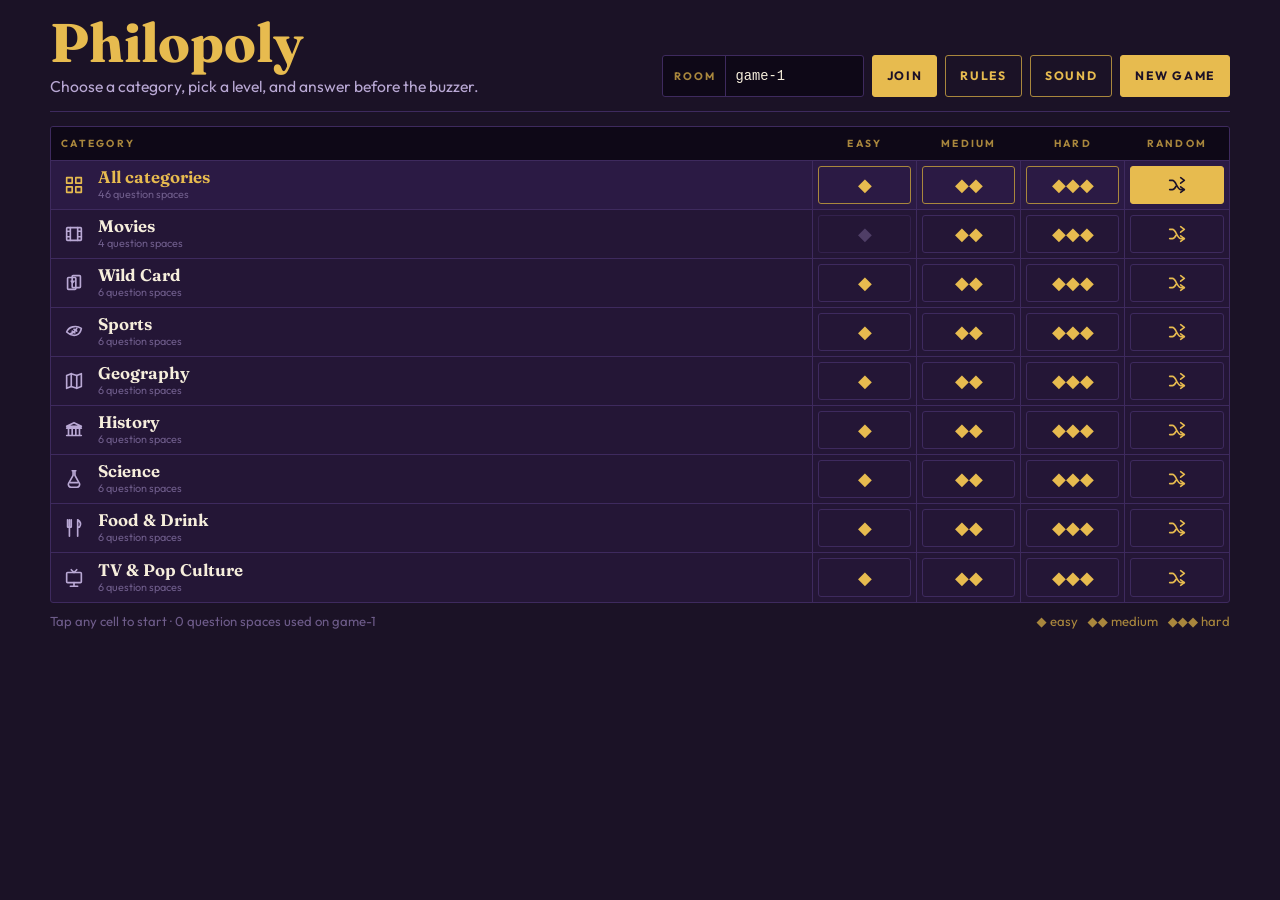
<file: index.html>
<!doctype html>
<html lang="en">
  <head>
    <meta charset="utf-8">
    <meta name="viewport" content="width=device-width, initial-scale=1, viewport-fit=cover">
    <meta name="theme-color" content="#1B1226">
    <title>Philopoly</title>
    <link rel="preconnect" href="https://fonts.googleapis.com">
    <link rel="preconnect" href="https://fonts.gstatic.com" crossorigin>
    <link rel="preconnect" href="https://script.google.com">
    <link rel="preconnect" href="https://script.googleusercontent.com">
    <link href="https://fonts.googleapis.com/css2?family=Fraunces:opsz,wght@9..144,500;9..144,650;9..144,750&family=Outfit:wght@400;500;600;700&display=swap" rel="stylesheet">
    <link rel="stylesheet" href="styles.css?v=20260721-3">
    <script defer src="config.js?v=20260721-2"></script>
    <script defer src="question-cache.js?v=20260721-2"></script>
    <script defer src="rules-cache.js?v=20260721-2"></script>
    <script defer src="app.js?v=20260823-1"></script>
  </head>
  <body>
    <div class="app-shell">
      <section class="board-screen" id="homeView" aria-labelledby="gameTitle">
        <header class="board-header">
          <div class="brand-block">
            <h1 id="gameTitle">Philopoly</h1>
            <p id="subtitle">Choose a category, pick a level, and answer before the buzzer.</p>
          </div>

          <div class="board-actions" aria-label="Game controls">
            <div class="room-chip">
              <label for="gameCodeInput">Room</label>
              <input id="gameCodeInput" autocomplete="off" spellcheck="false" value="game-1">
            </div>
            <button class="button button-join" id="saveGameCodeButton" type="button">Join</button>
            <button class="button button-outline" id="rulesButton" type="button">Rules</button>
            <button class="button button-outline" id="soundButton" type="button">Sound</button>
            <button class="button button-gold" id="resetUsedButton" type="button">New game</button>
          </div>
        </header>

        <main class="board-main">
          <div class="board-table" aria-label="Philopoly question board">
            <div class="board-row board-head" aria-hidden="true">
              <div class="category-heading">Category</div>
              <div>Easy</div>
              <div>Medium</div>
              <div>Hard</div>
              <div>Random</div>
            </div>
            <div class="category-grid" id="categoryGrid"></div>
          </div>

          <footer class="board-footer">
            <p id="gameCodeNote">Tap any cell to start.</p>
            <p class="legend"><span>◆ easy</span><span>◆◆ medium</span><span>◆◆◆ hard</span></p>
          </footer>
        </main>
      </section>

      <section class="question-screen hidden" id="questionView" aria-labelledby="questionHeading">
        <div class="timer-track" aria-hidden="true">
          <div class="timer-fill" id="timerBar"></div>
        </div>

        <header class="question-status">
          <div class="status-left">
            <button class="text-link back-link" id="backButton" type="button">← Board</button>
            <div class="question-tags">
              <span id="activeCategory">Category</span>
              <span id="activeLevel">◆ Level</span>
            </div>
          </div>

          <div class="mode-switch" id="modeSwitch" role="group" aria-label="Answer mode">
            <button class="mode-button active" id="typedModeButton" type="button">Type answer</button>
            <button class="mode-button" id="hostModeButton" type="button">Host mode</button>
          </div>
        </header>

        <main class="question-center">
          <div class="countdown" id="timerDial" role="timer" aria-live="polite">
            <span id="timerValue">30</span>
            <span class="seconds-label" id="secondsLabel">Seconds</span>
          </div>

          <div class="start-gate hidden" id="startGate">
            <p class="section-label">Question ready</p>
            <button class="button button-gold start-question-button" id="startQuestionButton" type="button">Start question</button>
          </div>

          <h2 class="question-text" id="questionHeading">Ready?</h2>
          <p class="pool-count" id="poolCount">Question 0 · 0 left in this set</p>

          <form class="answer-form" id="answerForm">
            <label class="screen-reader" for="answerInput">Your answer</label>
            <input id="answerInput" autocomplete="off" inputmode="text" placeholder="Type your answer">
            <button class="button answer-submit" type="submit">Check</button>
          </form>

          <div class="host-controls hidden" id="hostControls"></div>

          <div class="feedback" id="feedback" aria-live="polite"></div>

          <div class="answer-panel hidden" id="answerPanel">
            <p class="section-label">Answer</p>
            <p id="answerText"></p>
          </div>

          <div class="utility-links" id="utilityLinks">
            <button class="text-link" id="showAnswerButton" type="button">Show answer</button>
            <button class="text-link" id="restartTimerButton" type="button">Restart timer</button>
            <button class="text-link" id="skipButton" type="button">Skip</button>
            <button class="text-link danger-link" id="endGameButton" type="button">End game</button>
          </div>

          <button class="hidden" id="nextButton" type="button" tabindex="-1">Next question</button>
          <button class="hidden" id="selectAgainButton" type="button" tabindex="-1">Select again</button>
        </main>

        <div class="verdict-bar" aria-label="Answer verdict">
          <button class="verdict-button verdict-correct" id="hostCorrectButton" type="button">✓ Correct</button>
          <button class="verdict-button verdict-missed" id="hostMissedButton" type="button">✕ Missed</button>
        </div>
      </section>
    </div>

    <div class="overlay hidden" id="rulesOverlay" role="dialog" aria-modal="true" aria-labelledby="rulesTitle">
      <div class="modal-panel rules-panel">
        <div class="modal-header">
          <div>
            <p class="section-label">Rule book</p>
            <h2 id="rulesTitle">How to play Philopoly</h2>
          </div>
          <div class="modal-header-actions">
            <button class="icon-button" id="refreshRulesButton" type="button" aria-label="Refresh rules from Google Docs" title="Refresh rules from Google Docs"><span aria-hidden="true">&#8635;</span></button>
            <button class="button button-outline" id="closeRulesButton" type="button">Close</button>
          </div>
        </div>
        <div class="rules-tools">
          <label class="screen-reader" for="rulesSearchInput">Search the rule book</label>
          <input id="rulesSearchInput" type="search" autocomplete="off" spellcheck="false" placeholder="Search rules, rent, jail, trivia...">
          <div class="rules-search-status">
            <p id="rulesSearchCount">23 sections</p>
            <div class="rules-match-nav hidden" id="rulesMatchNav" aria-label="Search match navigation">
              <button class="match-button" id="rulesPrevMatchButton" type="button" aria-label="Previous match">↑</button>
              <span id="rulesMatchCount">0 / 0</span>
              <button class="match-button" id="rulesNextMatchButton" type="button" aria-label="Next match">↓</button>
            </div>
          </div>
        </div>
        <div class="rules-book-layout">
          <aside class="rules-toc-box" aria-label="Rule book table of contents">
            <p class="rules-toc-title">Table of contents</p>
            <nav class="rules-toc" id="rulesToc" aria-label="Rule book table of contents"></nav>
          </aside>
          <div class="rules-list" id="rulesList"></div>
        </div>
      </div>
    </div>

    <div class="overlay hidden" id="soundOverlay" role="dialog" aria-modal="true" aria-labelledby="soundTitle">
      <div class="modal-panel sound-panel">
        <div class="modal-header">
          <div>
            <p class="section-label">Sound settings</p>
            <h2 id="soundTitle">Tune the table</h2>
          </div>
          <button class="button button-outline" id="closeSoundButton" type="button">Close</button>
        </div>

        <div class="volume-row">
          <label for="masterVolumeInput">Master volume</label>
          <input id="masterVolumeInput" type="range" min="0" max="100" step="1" value="80">
          <span id="volumeReadout">80%</span>
        </div>

        <div class="sound-channels" id="soundChannels"></div>

        <div class="mute-row">
          <label class="toggle-row" for="muteToggle">
            <input id="muteToggle" type="checkbox">
            <span>Mute everything</span>
          </label>
        </div>
      </div>
    </div>

    <button class="hidden" id="reloadButton" type="button" tabindex="-1">Reload questions</button>
    <span class="screen-reader" id="syncStatus" aria-live="polite">Loading</span>
    <div class="toast hidden" id="toast" role="status" aria-live="polite"></div>
  </body>
</html>
</file>
<file: styles.css>
:root {
  --background: #1B1226;
  --background-deep: #0E0817;
  --surface: #241636;
  --surface-raised: #2B1A44;
  --border: #3E2A5E;
  --gold: #E7BB4F;
  --gold-bright: #F4D27A;
  --gold-dim: #A9873D;
  --cream: #F6EEDC;
  --lavender: #B9A8D4;
  --lavender-dim: #6E5C8A;
  --crimson: #9E1B32;
  --crimson-bright: #C4364E;
  --ink: #1C1128;
  --timer-percent: 100%;
}

* {
  box-sizing: border-box;
}

html {
  min-height: 100%;
  background: var(--background);
}

body {
  min-height: 100vh;
  min-height: 100dvh;
  margin: 0;
  color: var(--cream);
  background: var(--background);
  font-family: "Outfit", Inter, system-ui, sans-serif;
  letter-spacing: 0;
}

button,
input {
  font: inherit;
}

button {
  min-height: 42px;
  border-radius: 3px;
  cursor: pointer;
  touch-action: manipulation;
}

button:focus-visible,
input:focus-visible {
  outline: 2px solid var(--gold);
  outline-offset: 3px;
}

h1,
h2,
p {
  margin-top: 0;
}

.app-shell {
  min-height: 100vh;
  min-height: 100dvh;
}

.board-screen {
  width: min(1180px, calc(100% - 32px));
  min-height: 100vh;
  min-height: 100dvh;
  margin: 0 auto;
  padding: max(14px, env(safe-area-inset-top)) 0 max(16px, env(safe-area-inset-bottom));
}

.board-header {
  display: grid;
  grid-template-columns: minmax(260px, 1fr) auto;
  gap: 18px;
  align-items: end;
  padding: 4px 0 14px;
  border-bottom: 1px solid var(--border);
}

.brand-block h1 {
  margin: 0;
  color: var(--gold);
  font-family: "Fraunces", Cormorant Garamond, Georgia, serif;
  font-size: 3.4rem;
  font-weight: 750;
  line-height: 0.92;
}

.brand-block p {
  max-width: 560px;
  margin: 8px 0 0;
  color: var(--lavender);
  font-size: 0.98rem;
  line-height: 1.35;
}

.board-actions {
  display: flex;
  flex-wrap: wrap;
  justify-content: flex-end;
  gap: 8px;
}

.button {
  display: inline-flex;
  align-items: center;
  justify-content: center;
  min-height: 42px;
  padding: 0 14px;
  border: 1px solid var(--border);
  background: transparent;
  color: var(--cream);
  font-size: 0.76rem;
  font-weight: 700;
  letter-spacing: 0.14em;
  line-height: 1;
  text-transform: uppercase;
  transition: border-color 160ms ease, color 160ms ease, background-color 160ms ease, transform 160ms ease;
}

.button:hover,
.button:focus-visible {
  border-color: var(--gold);
  transform: translateY(-1px);
}

.button-outline {
  color: var(--gold);
  border-color: var(--gold-dim);
}

.button-gold,
.button-join {
  color: var(--ink);
  background: var(--gold);
  border-color: var(--gold);
}

.room-chip {
  display: grid;
  grid-template-columns: auto minmax(96px, 138px);
  align-items: center;
  min-height: 42px;
  border: 1px solid var(--border);
  border-radius: 3px;
  background: var(--background-deep);
}

.room-chip label {
  padding: 0 9px 0 11px;
  color: var(--gold-dim);
  font-size: 0.68rem;
  font-weight: 700;
  letter-spacing: 0.18em;
  text-transform: uppercase;
}

.room-chip input {
  width: 100%;
  min-height: 40px;
  padding: 0 10px;
  color: var(--cream);
  background: transparent;
  border: 0;
  border-left: 1px solid var(--border);
  border-radius: 0;
  font-family: "Courier New", Courier, monospace;
  font-size: 0.86rem;
}

.board-main {
  padding-top: 14px;
}

.board-table {
  overflow: hidden;
  border: 1px solid var(--border);
  border-radius: 3px;
  background: var(--surface);
}

.board-row {
  display: grid;
  grid-template-columns: minmax(220px, 1fr) repeat(4, minmax(84px, 104px));
}

.board-head {
  min-height: 34px;
  background: var(--background-deep);
  border-bottom: 1px solid var(--border);
}

.board-head > div {
  display: flex;
  align-items: center;
  justify-content: center;
  padding: 8px 10px;
  color: var(--gold-dim);
  font-size: 0.64rem;
  font-weight: 700;
  letter-spacing: 0.22em;
  text-transform: uppercase;
}

.board-head .category-heading {
  justify-content: flex-start;
}

.category-row {
  min-height: 49px;
  border-bottom: 1px solid var(--border);
}

.category-row:last-child {
  border-bottom: 0;
}

.category-row.all-row {
  background: var(--surface-raised);
}

.category-cell {
  display: grid;
  grid-template-columns: 28px minmax(0, 1fr);
  gap: 9px;
  align-items: center;
  padding: 6px 10px;
  border-right: 1px solid var(--border);
}

.category-icon {
  display: grid;
  place-items: center;
  width: 26px;
  height: 26px;
  color: var(--lavender);
}

.category-icon svg,
.shuffle-icon {
  display: block;
  width: 22px;
  height: 22px;
  stroke: currentColor;
  stroke-width: 1.8;
  fill: none;
  stroke-linecap: round;
  stroke-linejoin: round;
}

.category-name {
  display: block;
  color: var(--cream);
  font-family: "Fraunces", Cormorant Garamond, Georgia, serif;
  font-size: 1.05rem;
  font-weight: 650;
  line-height: 1.05;
}

.category-count {
  display: block;
  margin-top: 2px;
  color: var(--lavender-dim);
  font-size: 0.68rem;
  line-height: 1.1;
}

.all-row .category-icon,
.all-row .category-name {
  color: var(--gold);
}

.level-cell {
  display: grid;
  padding: 5px;
  border-right: 1px solid var(--border);
}

.level-cell:last-child {
  border-right: 0;
}

.level-button {
  display: grid;
  place-items: center;
  width: 100%;
  min-height: 38px;
  padding: 0 8px;
  color: var(--gold);
  background: var(--surface);
  border: 1px solid var(--border);
  border-radius: 3px;
  font-family: "Fraunces", Cormorant Garamond, Georgia, serif;
  font-size: 1.12rem;
  line-height: 1;
  transition: border-color 160ms ease, color 160ms ease, background-color 160ms ease, transform 160ms ease;
}

.level-button:hover,
.level-button:focus-visible {
  border-color: var(--gold);
  color: var(--gold-bright);
  transform: translateY(-1px);
}

.level-button:disabled {
  cursor: not-allowed;
  color: var(--lavender-dim);
  opacity: 0.58;
  transform: none;
}

.all-row .level-button {
  border-color: var(--gold-dim);
  color: var(--gold);
  background: var(--surface-raised);
}

.all-row .random-button {
  color: var(--ink);
  background: var(--gold);
  border-color: var(--gold);
}

.board-footer {
  display: flex;
  justify-content: space-between;
  gap: 16px;
  padding-top: 10px;
  color: var(--lavender-dim);
  font-size: 0.82rem;
  line-height: 1.35;
}

.board-footer p {
  margin: 0;
}

.legend {
  display: flex;
  flex-wrap: wrap;
  justify-content: flex-end;
  gap: 10px;
  color: var(--gold-dim);
  text-transform: lowercase;
}

.question-screen {
  position: fixed;
  inset: 0;
  min-height: 100vh;
  min-height: 100dvh;
  overflow: auto;
  background: var(--background);
  padding-bottom: calc(76px + env(safe-area-inset-bottom));
  z-index: 10;
}

.timer-track {
  position: sticky;
  top: 0;
  width: 100%;
  height: 7px;
  background: var(--background-deep);
  z-index: 12;
}

.timer-fill {
  width: var(--timer-percent);
  height: 100%;
  background: var(--gold);
  transition: width 900ms linear, background-color 160ms ease;
}

.question-screen.final-five .timer-fill {
  background: var(--crimson);
}

.question-status {
  display: flex;
  justify-content: space-between;
  gap: 14px;
  align-items: center;
  width: min(1120px, calc(100% - 30px));
  margin: 0 auto;
  padding: 16px 0;
}

.status-left {
  display: flex;
  flex-wrap: wrap;
  align-items: center;
  gap: 14px;
}

.question-tags {
  display: flex;
  flex-wrap: wrap;
  gap: 7px;
  color: var(--lavender);
  font-size: 0.68rem;
  font-weight: 700;
  letter-spacing: 0.18em;
  text-transform: uppercase;
}

.mode-switch {
  display: grid;
  grid-template-columns: repeat(2, minmax(104px, 1fr));
  border: 1px solid var(--border);
  border-radius: 3px;
  background: var(--background-deep);
}

.mode-button {
  min-height: 38px;
  padding: 0 12px;
  color: var(--lavender);
  background: transparent;
  border: 0;
  border-radius: 0;
  font-size: 0.7rem;
  font-weight: 700;
  letter-spacing: 0.15em;
  text-transform: uppercase;
}

.mode-button + .mode-button {
  border-left: 1px solid var(--border);
}

.mode-button.active {
  color: var(--ink);
  background: var(--gold);
}

.question-center {
  display: flex;
  flex-direction: column;
  align-items: center;
  justify-content: center;
  width: min(760px, calc(100% - 30px));
  min-height: calc(100dvh - 186px);
  margin: 0 auto;
  padding: 18px 0 28px;
  text-align: center;
}

.countdown {
  display: grid;
  justify-items: center;
  gap: 2px;
  margin-bottom: 22px;
}

#timerValue {
  color: var(--gold);
  font-family: "Fraunces", Cormorant Garamond, Georgia, serif;
  font-size: 3.6rem;
  font-weight: 750;
  line-height: 0.9;
}

.seconds-label {
  color: var(--gold-dim);
  font-size: 0.62rem;
  font-weight: 700;
  letter-spacing: 0.26em;
  text-transform: uppercase;
}

.question-screen.final-five #timerValue {
  color: var(--crimson-bright);
}

.question-screen.final-five .seconds-label {
  color: var(--crimson);
}

.start-gate {
  display: grid;
  justify-items: center;
  gap: 10px;
  margin-bottom: 16px;
}

.start-question-button {
  min-height: 54px;
  padding: 0 22px;
  font-size: 0.88rem;
}

.question-screen.awaiting-start .question-text {
  color: var(--gold);
}

.question-screen.awaiting-start .verdict-bar {
  pointer-events: none;
  opacity: 0.38;
}

.question-text {
  max-width: 560px;
  min-height: 2.6em;
  margin: 0;
  color: var(--cream);
  font-family: "Fraunces", Cormorant Garamond, Georgia, serif;
  font-size: 2.15rem;
  font-weight: 650;
  line-height: 1.12;
}

.question-text em {
  color: var(--gold-bright);
  font-style: italic;
}

.pool-count {
  margin: 14px 0 0;
  color: var(--lavender-dim);
  font-size: 0.8rem;
  line-height: 1.35;
}

.answer-form {
  display: grid;
  grid-template-columns: minmax(0, 1fr) auto;
  gap: 8px;
  width: min(520px, 100%);
  margin-top: 18px;
}

.answer-form input {
  min-height: 46px;
  padding: 0 13px;
  color: var(--cream);
  background: var(--background-deep);
  border: 1px solid var(--border);
  border-radius: 3px;
}

.answer-form input::placeholder {
  color: var(--lavender-dim);
}

.answer-submit {
  color: var(--gold);
  background: transparent;
  border-color: var(--gold-dim);
}

.feedback {
  min-height: 24px;
  margin-top: 13px;
  color: var(--lavender);
  font-size: 0.92rem;
  font-weight: 600;
}

.feedback.correct {
  color: var(--gold-bright);
}

.feedback.incorrect,
.feedback.timeout {
  color: var(--crimson-bright);
}

.answer-panel {
  width: min(520px, 100%);
  margin-top: 12px;
  padding: 12px 14px;
  border: 1px solid var(--gold-dim);
  border-radius: 3px;
  background: transparent;
}

.section-label {
  margin: 0 0 7px;
  color: var(--gold-dim);
  font-size: 0.64rem;
  font-weight: 700;
  letter-spacing: 0.24em;
  line-height: 1.25;
  text-transform: uppercase;
}

.answer-panel p:last-child {
  margin: 0;
  color: var(--gold);
  font-family: "Fraunces", Cormorant Garamond, Georgia, serif;
  font-size: 1.3rem;
  line-height: 1.2;
}

.utility-links {
  display: flex;
  flex-wrap: wrap;
  justify-content: center;
  gap: 14px;
  margin-top: 16px;
}

.text-link {
  min-height: 28px;
  padding: 0 0 3px;
  color: var(--lavender);
  background: transparent;
  border: 0;
  border-bottom: 1px solid var(--border);
  border-radius: 0;
  font-size: 0.67rem;
  font-weight: 700;
  letter-spacing: 0.18em;
  text-transform: uppercase;
}

.text-link:hover,
.text-link:focus-visible {
  color: var(--gold);
  border-bottom-color: var(--gold);
}

.danger-link {
  color: var(--crimson-bright);
  border-bottom-color: var(--crimson);
}

.verdict-bar {
  position: fixed;
  left: 0;
  right: 0;
  bottom: 0;
  display: grid;
  grid-template-columns: repeat(2, minmax(0, 1fr));
  height: calc(68px + env(safe-area-inset-bottom));
  z-index: 13;
}

.verdict-button {
  min-height: 68px;
  padding-bottom: env(safe-area-inset-bottom);
  border: 0;
  border-top: 1px solid var(--border);
  border-radius: 0;
  font-family: "Fraunces", Cormorant Garamond, Georgia, serif;
  font-size: 1.45rem;
  font-weight: 750;
  transition: background-color 140ms ease, color 140ms ease;
}

.verdict-correct {
  color: var(--ink);
  background: var(--gold);
}

.verdict-missed {
  color: var(--lavender);
  background: var(--surface);
  border-left: 1px solid var(--border);
}

.verdict-correct.flash {
  background: var(--gold-bright);
}

.verdict-missed.flash {
  color: var(--cream);
  background: var(--crimson);
}

.overlay {
  position: fixed;
  inset: 0;
  display: grid;
  place-items: center;
  padding: 18px;
  background: rgba(14, 8, 23, 0.9);
  z-index: 30;
}

.modal-panel {
  width: min(680px, 100%);
  max-height: min(760px, calc(100dvh - 36px));
  overflow: auto;
  padding: 20px;
  color: var(--cream);
  background: var(--surface);
  border: 1px solid var(--border);
  border-radius: 4px;
  box-shadow: 0 18px 50px rgba(0, 0, 0, 0.38);
}

.modal-header {
  display: flex;
  align-items: flex-start;
  justify-content: space-between;
  gap: 16px;
  padding-bottom: 16px;
  border-bottom: 1px solid var(--border);
}

.modal-header h2 {
  margin: 0;
  color: var(--cream);
  font-family: "Fraunces", Cormorant Garamond, Georgia, serif;
  font-size: 2rem;
  font-weight: 650;
  line-height: 1.05;
}

.modal-header-actions {
  display: flex;
  align-items: center;
  gap: 8px;
}

.icon-button {
  width: 38px;
  min-width: 38px;
  min-height: 38px;
  padding: 0;
  color: var(--gold);
  background: transparent;
  border: 1px solid var(--border);
  border-radius: 3px;
  font-size: 1.25rem;
  line-height: 1;
}

.icon-button:hover,
.icon-button:focus-visible {
  color: var(--ink);
  background: var(--gold);
  border-color: var(--gold);
}

.icon-button:disabled {
  cursor: wait;
  opacity: 0.7;
}

.icon-button.is-loading span {
  display: inline-block;
  animation: rules-refresh-spin 0.8s linear infinite;
}

@keyframes rules-refresh-spin {
  to { transform: rotate(360deg); }
}

.rules-panel {
  width: min(1560px, calc(100vw - 18px));
  height: min(940px, calc(100dvh - 18px));
  max-height: calc(100dvh - 18px);
  display: grid;
  grid-template-rows: auto auto minmax(0, 1fr);
  overflow: hidden;
}

.rules-tools {
  display: grid;
  grid-template-columns: minmax(0, 1fr) auto;
  gap: 12px;
  align-items: center;
  padding: 16px 0;
  border-bottom: 1px solid var(--border);
}

.rules-tools input {
  width: 100%;
  min-height: 44px;
  padding: 0 13px;
  color: var(--cream);
  background: var(--background-deep);
  border: 1px solid var(--border);
  border-radius: 3px;
}

.rules-tools input::placeholder {
  color: var(--lavender-dim);
}

.rules-search-status {
  display: grid;
  justify-items: end;
  gap: 7px;
}

.rules-tools p,
#rulesMatchCount {
  margin: 0;
  color: var(--gold-dim);
  font-size: 0.68rem;
  font-weight: 700;
  letter-spacing: 0.16em;
  text-transform: uppercase;
  white-space: nowrap;
}

.rules-match-nav {
  display: grid;
  grid-template-columns: 32px auto 32px;
  gap: 7px;
  align-items: center;
}

.match-button {
  min-height: 32px;
  width: 32px;
  padding: 0;
  color: var(--ink);
  background: var(--gold);
  border: 1px solid var(--gold);
  border-radius: 3px;
  font-weight: 800;
}

.match-button:disabled {
  cursor: not-allowed;
  opacity: 0.45;
}

.rule-match {
  color: var(--ink);
  background: var(--gold-bright);
  border-radius: 2px;
  padding: 0 2px;
}

.rule-match.current {
  background: var(--crimson-bright);
  color: var(--cream);
  box-shadow: 0 0 0 2px var(--gold);
}

.rules-book-layout {
  display: grid;
  grid-template-columns: minmax(520px, 46%) minmax(0, 1fr);
  grid-template-rows: minmax(0, 1fr);
  gap: 16px;
  min-height: 0;
  padding-top: 12px;
}

.rules-toc-box {
  display: grid;
  grid-template-rows: auto auto;
  align-self: start;
  min-height: 0;
  overflow: visible;
  border: 1px solid var(--border);
  border-radius: 3px;
  background: var(--background-deep);
}

.rules-toc-title {
  margin: 0;
  padding: 12px;
  color: var(--gold);
  font-size: 0.68rem;
  font-weight: 700;
  letter-spacing: 0.16em;
  text-transform: uppercase;
  border-bottom: 1px solid var(--border);
}

.rules-toc {
  display: grid;
  grid-template-columns: minmax(0, 1fr);
  gap: 4px;
  min-height: 0;
  overflow: visible;
  padding: 8px;
  align-content: start;
}

.toc-button {
  display: grid;
  grid-template-columns: 22px minmax(0, 1fr) auto;
  gap: 7px;
  align-items: center;
  min-height: 30px;
  padding: 4px 6px;
  color: var(--lavender);
  background: transparent;
  border: 0;
  border-radius: 3px;
  font-size: 0.76rem;
  line-height: 1.12;
  text-align: left;
}

.toc-button:hover,
.toc-button:focus-visible {
  color: var(--cream);
  background: var(--surface-raised);
}

.toc-button.is-match {
  color: var(--cream);
}

.toc-button.is-muted {
  opacity: 0.48;
}

.toc-button.is-muted:hover,
.toc-button.is-muted:focus-visible {
  opacity: 1;
}

.toc-number {
  display: inline-grid;
  place-items: center;
  width: 20px;
  height: 20px;
  color: var(--ink);
  background: var(--gold);
  border-radius: 50%;
  font-size: 0.68rem;
  font-weight: 800;
}

.toc-match-count {
  display: inline-grid;
  place-items: center;
  min-width: 20px;
  height: 20px;
  padding: 0 5px;
  color: var(--ink);
  background: var(--gold-bright);
  border-radius: 999px;
  font-size: 0.64rem;
  font-weight: 800;
  font-variant-numeric: tabular-nums;
}

.rules-list {
  display: grid;
  align-content: start;
  gap: 12px;
  min-height: 0;
  overflow: auto;
  padding-right: 4px;
}

.rule-book-intro,
.rules-empty,
.rule-section {
  border: 1px solid var(--border);
  border-radius: 3px;
  background: var(--surface-raised);
}

.rule-book-intro,
.rules-empty {
  padding: 14px;
}

.rule-book-intro p,
.rules-empty p {
  margin: 0;
  color: var(--lavender);
  line-height: 1.45;
}

.rule-book-intro p + p {
  margin-top: 8px;
}

.rule-section summary {
  display: grid;
  grid-template-columns: auto minmax(0, 1fr);
  gap: 10px;
  align-items: center;
  min-height: 52px;
  padding: 12px 14px;
  cursor: pointer;
}

.rule-number {
  color: var(--gold-dim);
  font-size: 0.66rem;
  font-weight: 800;
  letter-spacing: 0.18em;
  text-transform: uppercase;
}

.rule-title {
  color: var(--cream);
  font-family: "Fraunces", Cormorant Garamond, Georgia, serif;
  font-size: 1.14rem;
  font-weight: 650;
  line-height: 1.1;
}

.rule-section-body {
  display: grid;
  gap: 10px;
  padding: 0 14px 14px;
  color: var(--lavender);
}

.rule-section-body p,
.rule-section-body li {
  margin: 0;
  line-height: 1.45;
}

.rule-section-body ul {
  display: grid;
  gap: 7px;
  margin: 0;
  padding-left: 20px;
}

.rule-section-body h3,
.rule-section-body h4,
.rules-empty h3 {
  margin: 8px 0 0;
  color: var(--gold);
  font-size: 0.78rem;
  font-weight: 800;
  letter-spacing: 0.12em;
  text-transform: uppercase;
}

.rule-subsection {
  display: grid;
  gap: 9px;
  padding-top: 4px;
}

.rule-table-block {
  display: grid;
  gap: 8px;
  padding-top: 4px;
}

.rule-table-wrap {
  overflow-x: auto;
  border: 1px solid var(--border);
  border-radius: 3px;
  background: var(--background-deep);
}

.rule-table-wrap table {
  width: 100%;
  min-width: 520px;
  border-collapse: collapse;
  color: var(--cream);
  font-size: 0.78rem;
}

.rule-table-wrap th,
.rule-table-wrap td {
  padding: 8px 9px;
  border-right: 1px solid var(--border);
  border-bottom: 1px solid var(--border);
  text-align: left;
  vertical-align: top;
}

.rule-table-wrap th:last-child,
.rule-table-wrap td:last-child {
  border-right: 0;
}

.rule-table-wrap tr:last-child td {
  border-bottom: 0;
}

.rule-table-wrap th {
  color: var(--gold);
  background: var(--surface);
  font-size: 0.66rem;
  letter-spacing: 0.1em;
  text-transform: uppercase;
}

.volume-row {
  display: grid;
  grid-template-columns: auto minmax(140px, 1fr) 52px;
  gap: 12px;
  align-items: center;
  padding: 18px 0 14px;
  border-bottom: 1px solid var(--border);
}

.volume-row label,
.sound-channel-title {
  color: var(--gold-dim);
  font-size: 0.66rem;
  font-weight: 700;
  letter-spacing: 0.22em;
  text-transform: uppercase;
}

.volume-row input {
  width: 100%;
  accent-color: var(--gold-bright);
}

#volumeReadout {
  color: var(--cream);
  text-align: right;
  font-variant-numeric: tabular-nums;
}

.sound-channels {
  display: grid;
  gap: 14px;
  padding-top: 15px;
}

.sound-channel {
  display: grid;
  gap: 8px;
}

.sound-channel-head {
  display: flex;
  align-items: center;
  justify-content: space-between;
  gap: 10px;
}

.preview-button {
  min-height: 30px;
  width: 36px;
  padding: 0;
  color: var(--gold);
  background: transparent;
  border: 1px solid var(--border);
  border-radius: 3px;
}

.preview-button.is-playing {
  color: var(--ink);
  background: var(--gold);
  border-color: var(--gold);
}

.sound-picker {
  display: grid;
  gap: 6px;
}

.sound-picker select {
  width: 100%;
  min-height: 42px;
  padding: 0 38px 0 12px;
  color: var(--cream);
  background: var(--background-deep);
  border: 1px solid var(--border);
  border-radius: 3px;
  font: inherit;
}

.sound-picker option {
  color: var(--cream);
  background: var(--background-deep);
}

.sound-option-description {
  min-height: 19px;
  margin: 0;
  color: var(--lavender-dim);
  font-size: 0.78rem;
  line-height: 1.4;
}

.sound-option-description span {
  color: var(--gold-dim);
  white-space: nowrap;
}

.sound-options {
  display: flex;
  flex-wrap: wrap;
  gap: 7px;
}

.sound-chip {
  min-height: 36px;
  padding: 0 11px;
  color: var(--lavender);
  background: transparent;
  border: 1px solid var(--border);
  border-radius: 3px;
  font-size: 0.72rem;
  font-weight: 700;
  letter-spacing: 0.12em;
  text-transform: uppercase;
}

.sound-chip.active {
  color: var(--ink);
  background: var(--gold);
  border-color: var(--gold);
}

.mute-row {
  margin-top: 18px;
  padding-top: 16px;
  border-top: 1px solid var(--border);
}

.toggle-row {
  display: inline-flex;
  align-items: center;
  gap: 10px;
  color: var(--cream);
  font-weight: 700;
}

.toggle-row input {
  width: 18px;
  height: 18px;
  accent-color: var(--gold);
}

.toast {
  position: fixed;
  left: 50%;
  bottom: max(16px, env(safe-area-inset-bottom));
  width: min(460px, calc(100% - 28px));
  transform: translateX(-50%);
  padding: 12px 14px;
  color: var(--cream);
  background: var(--surface-raised);
  border: 1px solid var(--gold-dim);
  border-radius: 3px;
  text-align: center;
  z-index: 50;
}

.screen-reader {
  position: absolute;
  width: 1px;
  height: 1px;
  padding: 0;
  margin: -1px;
  overflow: hidden;
  clip: rect(0, 0, 0, 0);
  white-space: nowrap;
  border: 0;
}

.hidden,
[hidden] {
  display: none !important;
}

@media (max-width: 1180px) {
  .rules-book-layout {
    grid-template-columns: minmax(400px, 42%) minmax(0, 1fr);
  }

  .rules-toc {
    grid-template-columns: minmax(0, 1fr);
    gap: 2px;
    padding: 6px;
  }

  .rules-toc-title {
    padding: 8px;
  }

  .toc-button {
    min-height: 25px;
    padding: 2px 5px;
    font-size: 0.7rem;
  }
}

@media (max-width: 900px) {
  .board-header {
    grid-template-columns: 1fr;
    align-items: start;
  }

  .board-actions {
    justify-content: flex-start;
  }

  .board-row {
    grid-template-columns: minmax(170px, 1fr) repeat(4, minmax(68px, 88px));
  }

  .rules-toc {
    grid-template-columns: minmax(0, 1fr);
  }
}

@media (max-width: 640px) {
  .board-screen {
    width: min(100% - 18px, 520px);
    padding-top: max(10px, env(safe-area-inset-top));
  }

  .brand-block h1 {
    font-size: 2.65rem;
  }

  .brand-block p {
    font-size: 0.86rem;
  }

  .board-actions {
    display: grid;
    grid-template-columns: 1fr 74px 1fr 1fr;
    width: 100%;
  }

  .room-chip {
    grid-column: 1 / 4;
  }

  .button-gold {
    grid-column: span 2;
  }

  .board-row {
    grid-template-columns: minmax(104px, 1fr) repeat(4, minmax(42px, 52px));
  }

  .board-head > div {
    padding: 7px 3px;
    font-size: 0.52rem;
    letter-spacing: 0.14em;
  }

  .category-row {
    min-height: 44px;
  }

  .category-cell {
    grid-template-columns: 20px minmax(0, 1fr);
    gap: 6px;
    padding: 4px 5px;
  }

  .category-icon {
    width: 20px;
    height: 20px;
  }

  .category-icon svg {
    width: 18px;
    height: 18px;
  }

  .category-name {
    font-size: 0.82rem;
  }

  .category-count {
    font-size: 0.56rem;
  }

  .level-cell {
    padding: 4px 3px;
  }

  .level-button {
    min-height: 34px;
    padding: 0 2px;
    font-size: 0.88rem;
  }

  .shuffle-icon {
    width: 18px;
    height: 18px;
  }

  .board-footer {
    display: grid;
    gap: 7px;
    font-size: 0.72rem;
  }

  .legend {
    justify-content: flex-start;
  }

  .question-status {
    display: grid;
    width: min(100% - 22px, 560px);
    padding: 14px 0 10px;
  }

  .mode-switch {
    width: 100%;
  }

  .question-center {
    width: min(100% - 22px, 560px);
    min-height: calc(100dvh - 214px);
    padding-top: 8px;
  }

  #timerValue {
    font-size: 3rem;
  }

  .question-text {
    font-size: 1.62rem;
  }

  .answer-form {
    grid-template-columns: 1fr;
  }

  .utility-links {
    gap: 10px;
  }

  .verdict-button {
    font-size: 1.22rem;
  }

  .modal-panel {
    padding: 16px;
  }

  .modal-header {
    display: grid;
  }

  .rules-panel {
    display: block;
    overflow-y: auto;
  }

  .rules-tools {
    grid-template-columns: 1fr;
    gap: 8px;
  }

  .rules-search-status {
    justify-items: start;
  }

  .rules-tools p {
    white-space: normal;
  }

  .rules-book-layout {
    grid-template-columns: 1fr;
    grid-template-rows: auto auto;
  }

  .rules-toc {
    grid-template-columns: minmax(0, 1fr);
  }

  .rules-list {
    overflow: visible;
    padding-right: 0;
  }

  .rule-section summary {
    grid-template-columns: 1fr;
    gap: 5px;
  }

  .rule-title {
    font-size: 1rem;
  }

  .volume-row {
    grid-template-columns: 1fr 56px;
  }

  .volume-row input {
    grid-column: 1 / -1;
    order: 3;
  }
}

@media (prefers-reduced-motion: reduce) {
  *,
  *::before,
  *::after {
    scroll-behavior: auto !important;
    transition-duration: 0.01ms !important;
    animation-duration: 0.01ms !important;
    animation-iteration-count: 1 !important;
  }

  .button:hover,
  .button:focus-visible,
  .level-button:hover,
  .level-button:focus-visible {
    transform: none;
  }
}
</file>
